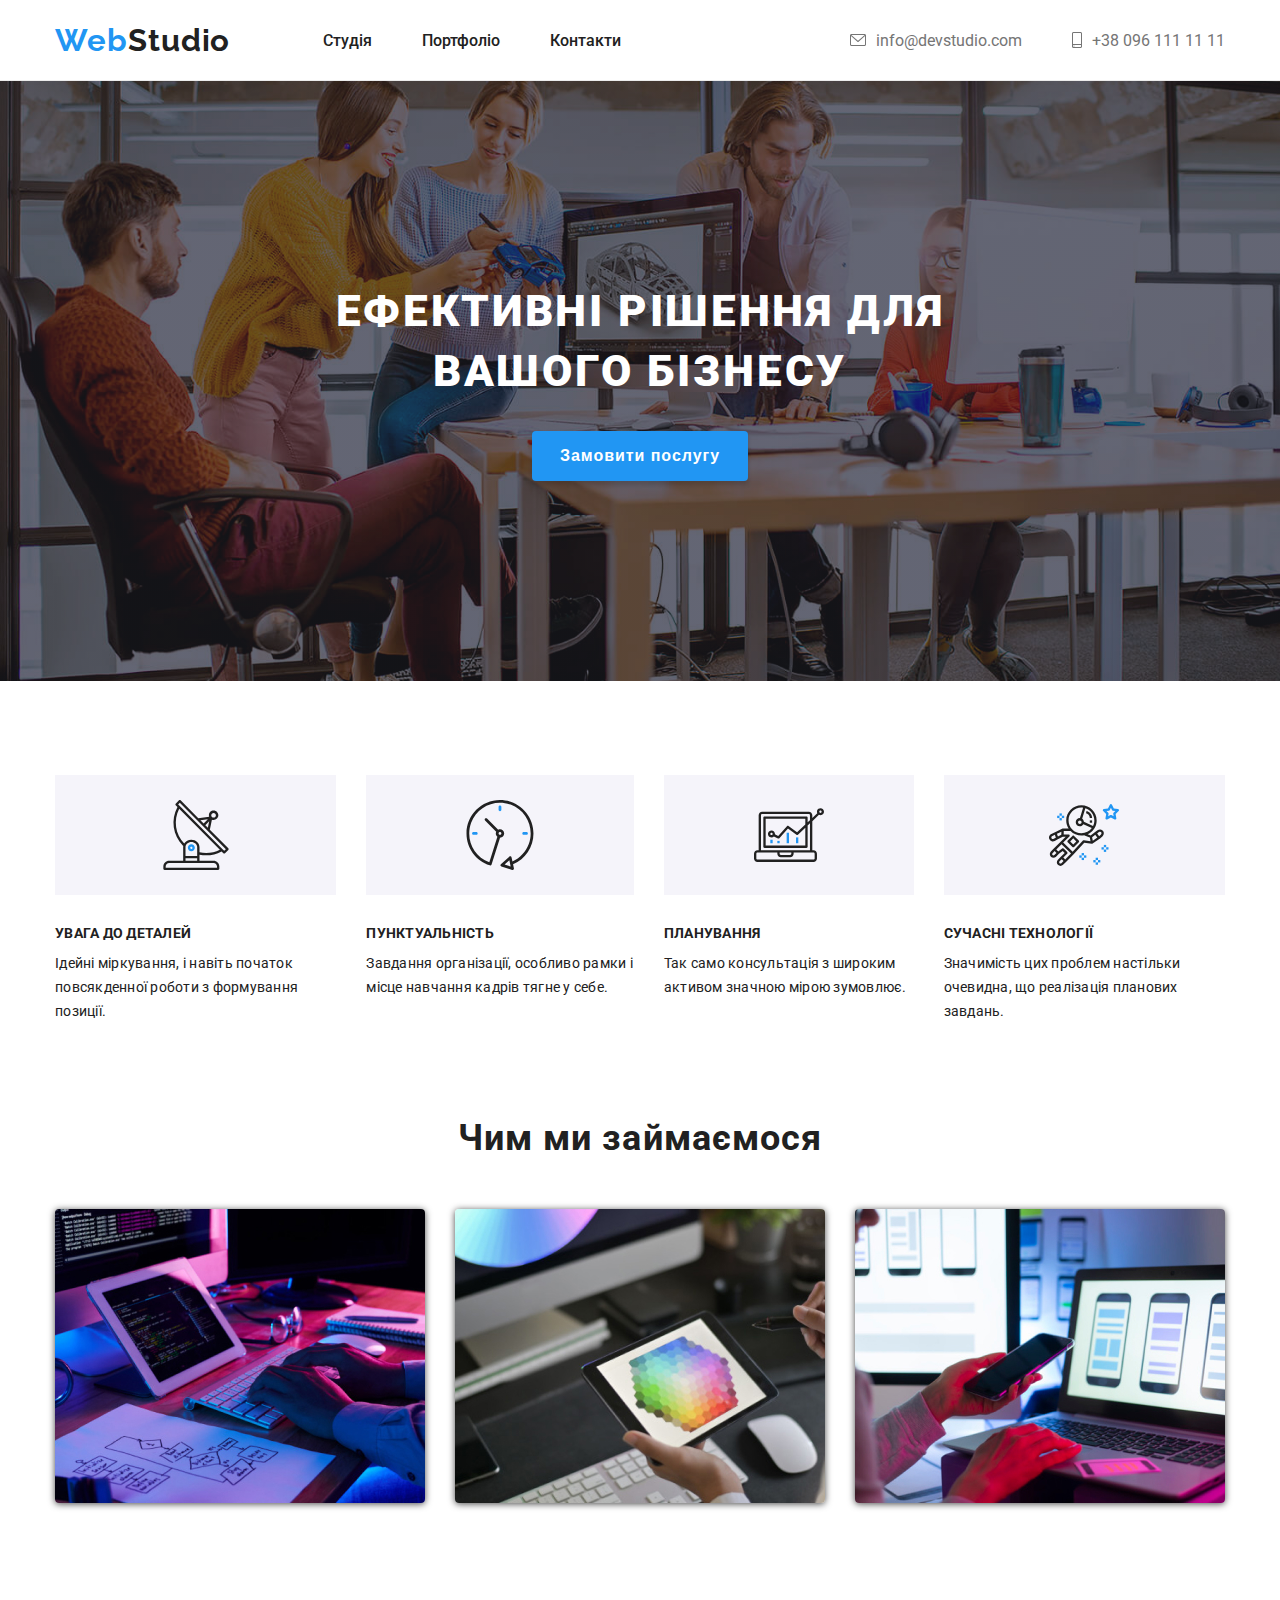
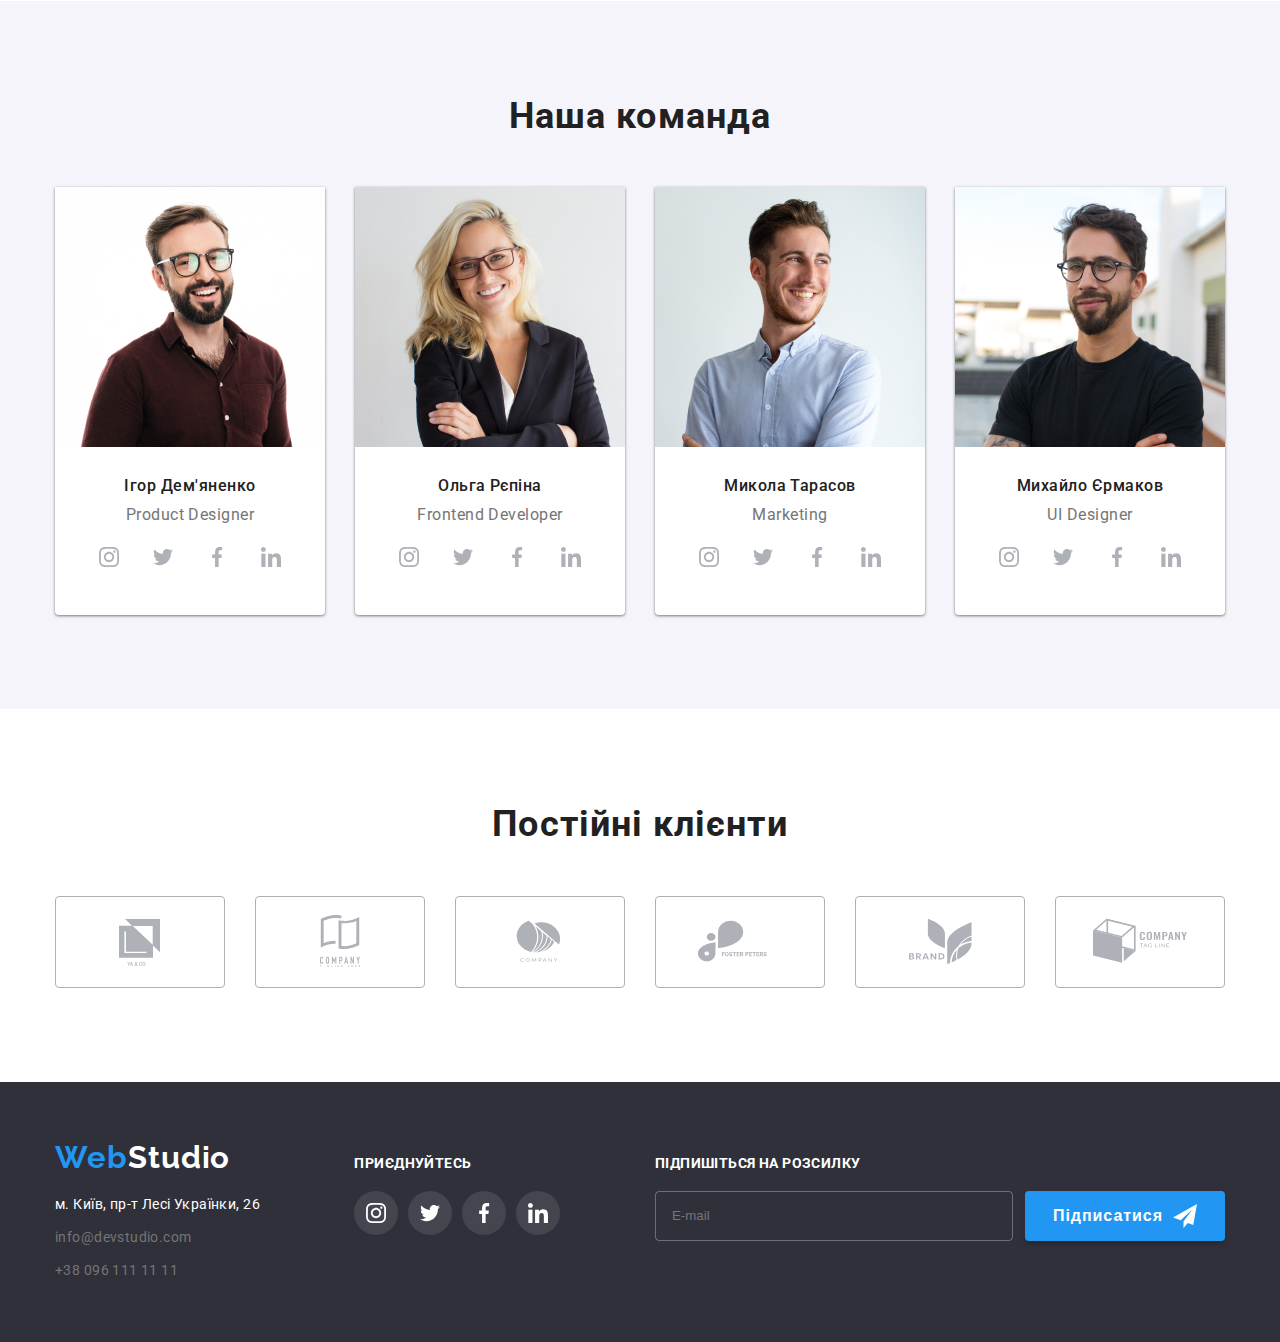
<file: index.html>
<!DOCTYPE html>
<html lang="en" class="page">
  <head>
    <meta charset="UTF-8" />
    <meta name="viewport" content="width=device-width, initial-scale=1.0" />
    <title>Homework 7</title>
    <link rel="preconnect" href="https://fonts.googleapis.com" />
    <link rel="preconnect" href="https://fonts.gstatic.com" crossorigin />
    <link
      href="https://fonts.googleapis.com/css2?family=Roboto:ital,wght@0,100;0,300;0,400;0,500;0,700;0,900;1,100;1,300;1,400;1,500;1,700;1,900&display=swap"
      rel="stylesheet"
    />
    <link
      href="https://fonts.googleapis.com/css2?family=Raleway:ital,wght@0,100..900;1,100..900&display=swap"
      rel="stylesheet"
    />
    <link rel="stylesheet" href="./css/main.css" />
  </head>
  <body class="page__body">
    <header class="header">
      <div class="container">
        <div class="header__content">
          <a href="./index.html" class="logo header__logo"
            ><span class="logo__web">Web</span
            ><span class="logo__studio-black">Studio</span></a
          >

          <nav class="nav">
            <ul class="nav__list">
              <li class="nav__item">
                <a href="./index.html" class="nav__link">Студія</a>
              </li>
              <li class="nav__item">
                <a href="./portfolio.html" class="nav__link">Портфоліо</a>
              </li>
              <li class="nav__item">
                <a href="#" class="nav__link">Контакти</a>
              </li>
            </ul>
          </nav>

          <div class="contacts header__contacts">
            <a href="mailto:info@devstudio.com" class="contacts__link">
              <svg class="contacts__icon contacts__icon--envelope">
                <use href="./images/svg/sprite.svg#envelope"></use>
              </svg>
              info@devstudio.com</a
            >
            <a href="tel:+380961111111" class="contacts__link">
              <svg class="contacts__icon contacts__icon--smartphone">
                <use href="./images/svg/sprite.svg#smartphone"></use>
              </svg>
              +38 096 111 11 11
            </a>
          </div>
        </div>
      </div>
    </header>

    <main class="main">
      <section class="banner">
        <h1 class="banner__title">Ефективні рішення для вашого бізнесу</h1>
        <button class="banner__button">Замовити послугу</button>
      </section>

      <section class="features">
        <div class="container">
          <ul class="features__list">
            <li class="features__item feature">
              <div class="feature__icon-container">
                <svg class="feature__icon">
                  <use href="./images/svg/sprite.svg#antenna"></use>
                </svg>
              </div>
              <h3 class="feature__title">УВАГА ДО ДЕТАЛЕЙ</h3>
              <p class="feature__text">
                Ідейні міркування, і навіть початок повсякденної роботи з
                формування позиції.
              </p>
            </li>
            <li class="features__item feature">
              <div class="feature__icon-container">
                <svg class="feature__icon">
                  <use href="./images/svg/sprite.svg#clock"></use>
                </svg>
              </div>
              <h3 class="feature__title">ПУНКТУАЛЬНІСТЬ</h3>
              <p class="feature__text">
                Завдання організації, особливо рамки і місце навчання кадрів
                тягне у себе.
              </p>
            </li>
            <li class="features__item feature">
              <div class="feature__icon-container">
                <svg class="feature__icon">
                  <use href="./images/svg/sprite.svg#diagram"></use>
                </svg>
              </div>
              <h3 class="feature__title">ПЛАНУВАННЯ</h3>
              <p class="feature__text">
                Так само консультація з широким активом значною мірою зумовлює.
              </p>
            </li>
            <li class="features__item feature">
              <div class="feature__icon-container">
                <svg class="feature__icon">
                  <use href="./images/svg/sprite.svg#astronaut"></use>
                </svg>
              </div>
              <h3 class="feature__title">СУЧАСНІ ТЕХНОЛОГІЇ</h3>
              <p class="feature__text">
                Значимість цих проблем настільки очевидна, що реалізація
                планових завдань.
              </p>
            </li>
          </ul>
        </div>
      </section>

      <section class="services">
        <div class="container">
          <h2 class="services__title">Чим ми займаємося</h2>
          <ul class="services__list">
            <li class="services__item">
              <img
                class="services__image"
                src="./images/services1.jpg"
                alt=""
              />
              <p class="services__legend">Десктопні додатки</p>
            </li>
            <li class="services__item">
              <img
                class="services__image"
                src="./images/services3.jpg"
                alt=""
              />
              <p class="services__legend">Мобільні додатки</p>
            </li>
            <li class="services__item">
              <img
                class="services__image"
                src="./images/services2.jpg"
                alt=""
              />
              <p class="services__legend">Дизайнерські рішення</p>
            </li>
          </ul>
        </div>
      </section>
      <section class="team">
        <div class="container">
          <h2 class="team__title">Наша команда</h2>
          <ul class="team__list">
            <li class="team__item person media">
              <img src="./images/team1.jpg" alt="" class="person__photo" />
              <div class="person__info">
                <h3 class="person__name">Ігор Дем'яненко</h3>
                <p class="person__position">Product Designer</p>
                <div class="person__social-icons social-icons">
                  <ul class="social-icons__list">
                    <li class="social-icons__item">
                      <a
                        href="https://www.instagram.com/"
                        class="social-icons__link"
                      >
                        <svg class="social-icons__icon">
                          <use href="./images/svg/sprite.svg#instagram"></use>
                        </svg>
                      </a>
                    </li>
                    <li class="social-icons__item">
                      <a href="https://www.x.com/" class="social-icons__link">
                        <svg class="social-icons__icon">
                          <use href="./images/svg/sprite.svg#twitter"></use>
                        </svg>
                      </a>
                    </li>
                    <li class="social-icons__item">
                      <a
                        href="https://www.facebook.com/"
                        class="social-icons__link"
                      >
                        <svg class="social-icons__icon">
                          <use href="./images/svg/sprite.svg#facebook"></use>
                        </svg>
                      </a>
                    </li>
                    <li class="social-icons__item">
                      <a
                        href="https://www.linkedin.com/"
                        class="social-icons__link"
                      >
                        <svg class="social-icons__icon">
                          <use href="./images/svg/sprite.svg#linkedin"></use>
                        </svg>
                      </a>
                    </li>
                  </ul>
                </div>
              </div>
            </li>
            <li class="team__item person">
              <img src="./images/team2.jpg" alt="" class="team__photo" />
              <div class="person__info">
                <h3 class="person__name">Ольга Рєпіна</h3>
                <p class="person__position">Frontend Developer</p>
                <div class="person__social-icons social-icons">
                  <ul class="social-icons__list">
                    <li class="social-icons__item">
                      <a
                        href="https://www.instagram.com/"
                        class="social-icons__link"
                      >
                        <svg class="social-icons__icon">
                          <use href="./images/svg/sprite.svg#instagram"></use>
                        </svg>
                      </a>
                    </li>
                    <li class="social-icons__item">
                      <a href="https://www.x.com/" class="social-icons__link">
                        <svg class="social-icons__icon">
                          <use href="./images/svg/sprite.svg#twitter"></use>
                        </svg>
                      </a>
                    </li>
                    <li class="social-icons__item">
                      <a
                        href="https://www.facebook.com/"
                        class="social-icons__link"
                      >
                        <svg class="social-icons__icon">
                          <use href="./images/svg/sprite.svg#facebook"></use>
                        </svg>
                      </a>
                    </li>
                    <li class="social-icons__item">
                      <a
                        href="https://www.linkedin.com/"
                        class="social-icons__link"
                      >
                        <svg class="social-icons__icon">
                          <use href="./images/svg/sprite.svg#linkedin"></use>
                        </svg>
                      </a>
                    </li>
                  </ul>
                </div>
              </div>
            </li>
            <li class="team__item person">
              <img src="./images/team3.jpg" alt="" class="team__photo" />
              <div class="person__info">
                <h3 class="person__name">Микола Тарасов</h3>
                <p class="person__position">Marketing</p>
                <div class="person__social-icons social-icons">
                  <ul class="social-icons__list">
                    <li class="social-icons__item">
                      <a
                        href="https://www.instagram.com/"
                        class="social-icons__link"
                      >
                        <svg class="social-icons__icon">
                          <use href="./images/svg/sprite.svg#instagram"></use>
                        </svg>
                      </a>
                    </li>
                    <li class="social-icons__item">
                      <a href="https://www.x.com/" class="social-icons__link">
                        <svg class="social-icons__icon">
                          <use href="./images/svg/sprite.svg#twitter"></use>
                        </svg>
                      </a>
                    </li>
                    <li class="social-icons__item">
                      <a
                        href="https://www.facebook.com/"
                        class="social-icons__link"
                      >
                        <svg class="social-icons__icon">
                          <use href="./images/svg/sprite.svg#facebook"></use>
                        </svg>
                      </a>
                    </li>
                    <li class="social-icons__item">
                      <a
                        href="https://www.linkedin.com/"
                        class="social-icons__link"
                      >
                        <svg class="social-icons__icon">
                          <use href="./images/svg/sprite.svg#linkedin"></use>
                        </svg>
                      </a>
                    </li>
                  </ul>
                </div>
              </div>
            </li>
            <li class="team__item person">
              <img src="./images/team4.jpg" alt="" class="team__photo" />
              <div class="person__info">
                <h3 class="person__name">Михайло Єрмаков</h3>
                <p class="person__position">UI Designer</p>
                <div class="person__social-icons social-icons">
                  <ul class="social-icons__list">
                    <li class="social-icons__item">
                      <a
                        href="https://www.instagram.com/"
                        class="social-icons__link"
                      >
                        <svg class="social-icons__icon">
                          <use href="./images/svg/sprite.svg#instagram"></use>
                        </svg>
                      </a>
                    </li>
                    <li class="social-icons__item">
                      <a href="https://www.x.com/" class="social-icons__link">
                        <svg class="social-icons__icon">
                          <use href="./images/svg/sprite.svg#twitter"></use>
                        </svg>
                      </a>
                    </li>
                    <li class="social-icons__item">
                      <a
                        href="https://www.facebook.com/"
                        class="social-icons__link"
                      >
                        <svg class="social-icons__icon">
                          <use href="./images/svg/sprite.svg#facebook"></use>
                        </svg>
                      </a>
                    </li>
                    <li class="social-icons__item">
                      <a
                        href="https://www.linkedin.com/"
                        class="social-icons__link"
                      >
                        <svg class="social-icons__icon">
                          <use href="./images/svg/sprite.svg#linkedin"></use>
                        </svg>
                      </a>
                    </li>
                  </ul>
                </div>
              </div>
            </li>
          </ul>
        </div>
      </section>

      <section class="clients">
        <div class="container">
          <h3 class="clients__title">Постійні клієнти</h3>
          <ul class="clients__list">
            <li class="clients__item">
              <a href="#" class="clients__link">
                <svg class="clients__icon">
                  <use href="./images/svg/sprite.svg#client1"></use>
                </svg>
              </a>
            </li>
            <li class="clients__item">
              <a href="#" class="clients__link">
                <svg class="clients__icon">
                  <use href="./images/svg/sprite.svg#client2"></use>
                </svg>
              </a>
            </li>
            <li class="clients__item">
              <a href="#" class="clients__link">
                <svg class="clients__icon">
                  <use href="./images/svg/sprite.svg#client3"></use>
                </svg>
              </a>
            </li>
            <li class="clients__item">
              <a href="#" class="clients__link">
                <svg class="clients__icon">
                  <use href="./images/svg/sprite.svg#client4"></use>
                </svg>
              </a>
            </li>
            <li class="clients__item">
              <a href="#" class="clients__link">
                <svg class="clients__icon">
                  <use href="./images/svg/sprite.svg#client5"></use>
                </svg>
              </a>
            </li>
            <li class="clients__item">
              <a href="#" class="clients__link">
                <svg class="clients__icon">
                  <use href="./images/svg/sprite.svg#client6"></use>
                </svg>
              </a>
            </li>
          </ul>
        </div>
      </section>

      <section class="modal">
        <div class="modal__background">
          <div class="modal__window">
            <h2 class="modal__title">Залиште свої дані, ми вам передзвонимо</h2>

            <form class="modal__form form">
              <label class="form__label">
                Ім'я
                <input
                  type="text"
                  class="form__input"
                  name="name"
                  autocomplete="off"
                />
                <svg class="form__input-icon">
                  <use href="./images/svg/sprite.svg#person"></use>
                </svg>
              </label>
              <label class="form__label">
                Телефон
                <input
                  type="text"
                  class="form__input"
                  name="phone"
                  autocomplete="off"
                />
                <svg class="form__input-icon">
                  <use href="./images/svg/sprite.svg#phone"></use>
                </svg>
              </label>
              <label class="form__label">
                Пошта
                <input
                  type="email"
                  class="form__input"
                  name="email"
                  autocomplete="off"
                />
                <svg class="form__input-icon">
                  <use href="./images/svg/sprite.svg#email"></use>
                </svg>
              </label>
              <label class="form__label form__label--textarea">
                Коментар
                <textarea
                  name="comment"
                  class="form__input form__input--textarea"
                  placeholder="Введіть текст"
                ></textarea>
              </label>
              <label class="form__label form__label--terms">
                <input type="checkbox" class="form__input--checkbox" />
                <span class="form__checkbox"></span>
                Погоджуюся з розсилкою та приймаю
                <a class="form__link" href="#">Умови договору</a>
              </label>
              <button type="submit" class="form__button">Відправити</button>
            </form>

            <button class="modal__close" type="button">
              <svg class="modal__close-icon">
                <use href="./images/svg/sprite.svg#icon-close"></use>
              </svg>
            </button>
          </div>
        </div>
      </section>
    </main>

    <footer class="footer">
      <div class="container">
        <div class="footer__content">
          <div class="footer__info">
            <a href="/" class="logo logo--white footer__logo">
              <span class="logo__web"> Web </span>

              Studio
            </a>
            <div class="contacts footer__contacts">
              <address class="contacts__address">
                <a
                  href="https://maps.app.goo.gl/mNNp9XAnkozu1ScX8"
                  class="contacts__link contacts__link--address"
                  target="_blank"
                  >м. Київ, пр-т Лесі Українки, 26</a
                >
              </address>

              <a href="mailto:info@devstudio.com" class="contacts__link">
                info@devstudio.com
              </a>
              <a href="tel:+380961111111" class="contacts__link">
                +38 096 111 11 11
              </a>
            </div>
          </div>

          <div class="footer__social">
            <div class="social-icons">
              <h3 class="social-icons__title">приєднуйтесь</h3>
              <ul class="social-icons__list">
                <li class="social-icons__item">
                  <a
                    href="https://www.instagram.com/"
                    class="social-icons__link social-icons__link--footer"
                  >
                    <svg class="social-icons__icon">
                      <use href="./images/svg/sprite.svg#instagram"></use>
                    </svg>
                  </a>
                </li>
                <li class="social-icons__item">
                  <a
                    href="https://www.x.com/"
                    class="social-icons__link social-icons__link--footer"
                  >
                    <svg class="social-icons__icon">
                      <use href="./images/svg/sprite.svg#twitter"></use>
                    </svg>
                  </a>
                </li>
                <li class="social-icons__item">
                  <a
                    href="https://www.facebook.com/"
                    class="social-icons__link social-icons__link--footer"
                  >
                    <svg class="social-icons__icon">
                      <use href="./images/svg/sprite.svg#facebook"></use>
                    </svg>
                  </a>
                </li>
                <li class="social-icons__item">
                  <a
                    href="https://www.linkedin.com/"
                    class="social-icons__link social-icons__link--footer"
                  >
                    <svg class="social-icons__icon">
                      <use href="./images/svg/sprite.svg#linkedin"></use>
                    </svg>
                  </a>
                </li>
              </ul>
            </div>
          </div>

          <div class="footer__subscribe subscribe">
            <h3 class="subscribe__title">Підпишіться на розсилку</h3>
            <form class="subscribe__form">
              <input
                type="email"
                class="subscribe__input"
                placeholder="E-mail"
              />
              <button class="subscribe__button">Підписатися</button>
            </form>
          </div>
        </div>
      </div>
    </footer>
    <script src="./js/modal.js"></script>
  </body>
</html>
</file>
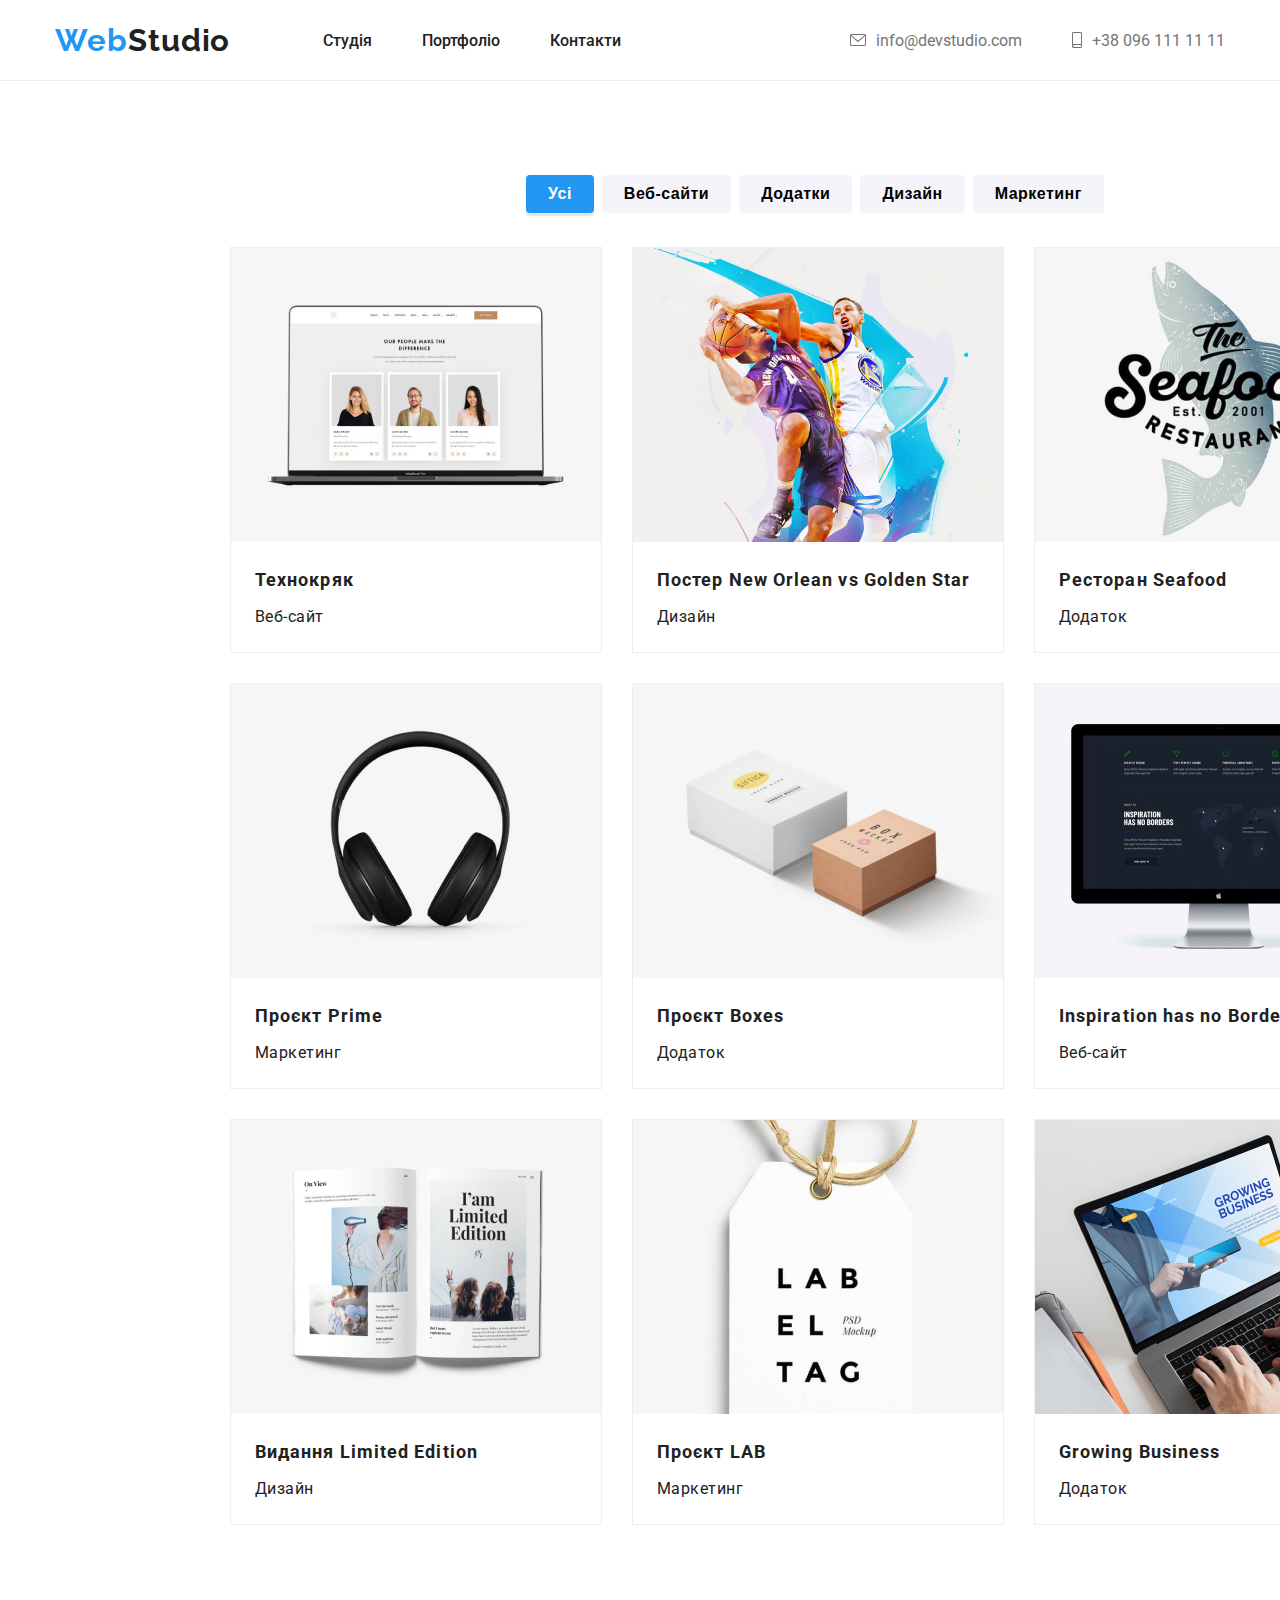
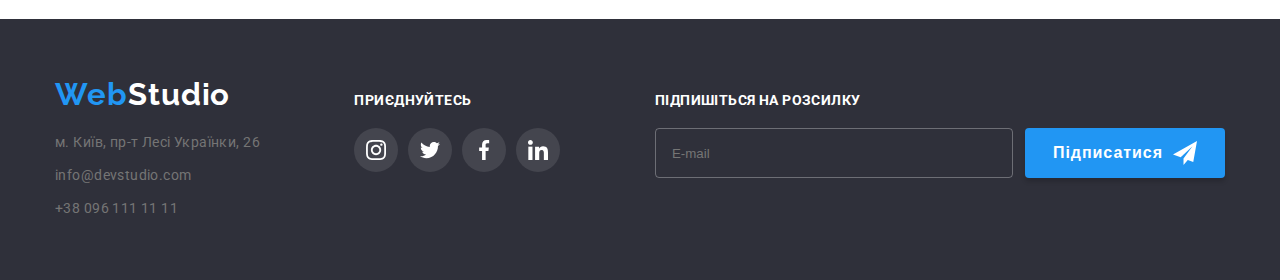
<file: portfolio.html>
<!DOCTYPE html>
<html lang="en" class="page">
  <head>
    <meta charset="UTF-8" />
    <meta name="viewport" content="width=device-width, initial-scale=1.0" />
    <title>Homework 7</title>
    <link rel="preconnect" href="https://fonts.googleapis.com" />
    <link rel="preconnect" href="https://fonts.gstatic.com" crossorigin />
    <link
      href="https://fonts.googleapis.com/css2?family=Roboto:ital,wght@0,100;0,300;0,400;0,500;0,700;0,900;1,100;1,300;1,400;1,500;1,700;1,900&display=swap"
      rel="stylesheet"
    />
    <link
      href="https://fonts.googleapis.com/css2?family=Raleway:ital,wght@0,100..900;1,100..900&display=swap"
      rel="stylesheet"
    />
    <link rel="stylesheet" href="./css/main.css" />
  </head>
  <body class="page__body">
    <header class="header">
      <div class="container">
        <div class="header__content">
          <a href="./index.html" class="logo header__logo"
            ><span class="logo__web">Web</span
            ><span class="logo__studio-black">Studio</span></a
          >

          <nav class="nav">
            <ul class="nav__list">
              <li class="nav__item">
                <a href="./index.html" class="nav__link">Студія</a>
              </li>
              <li class="nav__item">
                <a href="./portfolio.html" class="nav__link">Портфоліо</a>
              </li>
              <li class="nav__item">
                <a href="#" class="nav__link">Контакти</a>
              </li>
            </ul>
          </nav>

          <div class="contacts header__contacts">
            <a href="mailto:info@devstudio.com" class="contacts__link">
              <svg class="contacts__icon contacts__icon--envelope">
                <use href="./images/svg/sprite.svg#envelope"></use>
              </svg>
              info@devstudio.com</a
            >
            <a href="tel:+380961111111" class="contacts__link">
              <svg class="contacts__icon contacts__icon--smartphone">
                <use href="./images/svg/sprite.svg#smartphone"></use>
              </svg>
              +38 096 111 11 11
            </a>
          </div>
        </div>
      </div>
    </header>

    <main class="main">
      <section class="portfolio">
        <div class="container">
          <ul class="portfolio__filters filters">
            <li class="filters__item filter filter--active">
              <button class="filter__button">Усі</button>
            </li>
            <li class="filters__item filter">
              <button class="filter__button">Веб-сайти</button>
            </li>
            <li class="filters__item filter">
              <button class="filter__button">Додатки</button>
            </li>
            <li class="filters__item filter">
              <button class="filter__button">Дизайн</button>
            </li>
            <li class="filters__item filter">
              <button class="filter__button">Маркетинг</button>
            </li>
          </ul>

          <ul class="portfolio__projects projects">
            <li class="projects__item project">
              <div class="project__image-container">
                <img
                  src="./images/portfolio/project--1.jpg"
                  alt=""
                  class="project__image"
                />
                <p class="project__description">
                  Ресурс пропонує комплексні пропозиції з різним рівнем
                  функціоналу та сервісів. Все це дозволить відвідувачу отримати
                  вичерпні відомості про компанію чи приватну особу.
                </p>
              </div>
              <div class="project__content">
                <h3 class="project__title">Технокряк</h3>
                <p class="project__type">Веб-сайт</p>
              </div>
            </li>
            <li class="projects__item project">
              <div class="project__image-container">
                <img
                  src="./images/portfolio/project--2.jpg"
                  alt=""
                  class="project__image"
                />
                <p class="project__description">
                  Ресурс пропонує комплексні пропозиції з різним рівнем
                  функціоналу та сервісів. Все це дозволить відвідувачу отримати
                  вичерпні відомості про компанію чи приватну особу.
                </p>
              </div>
              <div class="project__content">
                <h3 class="project__title">Постер New Orlean vs Golden Star</h3>
                <p class="project__type">Дизайн</p>
              </div>
            </li>
            <li class="projects__item project">
              <div class="project__image-container">
                <img
                  src="./images/portfolio/project--3.jpg"
                  alt=""
                  class="project__image"
                />
                <p class="project__description">
                  Ресурс пропонує комплексні пропозиції з різним рівнем
                  функціоналу та сервісів. Все це дозволить відвідувачу отримати
                  вичерпні відомості про компанію чи приватну особу.
                </p>
              </div>
              <div class="project__content">
                <h3 class="project__title">Ресторан Seafood</h3>
                <p class="project__type">Додаток</p>
              </div>
            </li>
            <li class="projects__item project">
              <div class="project__image-container">
                <img
                  src="./images/portfolio/project--4.jpg"
                  alt=""
                  class="project__image"
                />
                <p class="project__description">
                  Ресурс пропонує комплексні пропозиції з різним рівнем
                  функціоналу та сервісів. Все це дозволить відвідувачу отримати
                  вичерпні відомості про компанію чи приватну особу.
                </p>
              </div>
              <div class="project__content">
                <h3 class="project__title">Проєкт Prime</h3>
                <p class="project__type">Маркетинг</p>
              </div>
            </li>
            <li class="projects__item project">
              <div class="project__image-container">
                <img
                  src="./images/portfolio/project--5.jpg"
                  alt=""
                  class="project__image"
                />
                <p class="project__description">
                  Ресурс пропонує комплексні пропозиції з різним рівнем
                  функціоналу та сервісів. Все це дозволить відвідувачу отримати
                  вичерпні відомості про компанію чи приватну особу.
                </p>
              </div>
              <div class="project__content">
                <h3 class="project__title">Проєкт Boxes</h3>
                <p class="project__type">Додаток</p>
              </div>
            </li>
            <li class="projects__item project">
              <div class="project__image-container">
                <img
                  src="./images/portfolio/project--6.jpg"
                  alt=""
                  class="project__image"
                />
                <p class="project__description">
                  Ресурс пропонує комплексні пропозиції з різним рівнем
                  функціоналу та сервісів. Все це дозволить відвідувачу отримати
                  вичерпні відомості про компанію чи приватну особу.
                </p>
              </div>
              <div class="project__content">
                <h3 class="project__title">Inspiration has no Borders</h3>
                <p class="project__type">Веб-сайт</p>
              </div>
            </li>
            <li class="projects__item project">
              <div class="project__image-container">
                <img
                  src="./images/portfolio/project--7.jpg"
                  alt=""
                  class="project__image"
                />
                <p class="project__description">
                  Ресурс пропонує комплексні пропозиції з різним рівнем
                  функціоналу та сервісів. Все це дозволить відвідувачу отримати
                  вичерпні відомості про компанію чи приватну особу.
                </p>
              </div>
              <div class="project__content">
                <h3 class="project__title">Видання Limited Edition</h3>
                <p class="project__type">Дизайн</p>
              </div>
            </li>
            <li class="projects__item project">
              <div class="project__image-container">
                <img
                  src="./images/portfolio/project--8.jpg"
                  alt=""
                  class="project__image"
                />
                <p class="project__description">
                  Ресурс пропонує комплексні пропозиції з різним рівнем
                  функціоналу та сервісів. Все це дозволить відвідувачу отримати
                  вичерпні відомості про компанію чи приватну особу.
                </p>
              </div>
              <div class="project__content">
                <h3 class="project__title">Проєкт LAB</h3>
                <p class="project__type">Маркетинг</p>
              </div>
            </li>
            <li class="projects__item project">
              <div class="project__image-container">
                <img
                  src="./images/portfolio/project--9.jpg"
                  alt=""
                  class="project__image"
                />
                <p class="project__description">
                  Ресурс пропонує комплексні пропозиції з різним рівнем
                  функціоналу та сервісів. Все це дозволить відвідувачу отримати
                  вичерпні відомості про компанію чи приватну особу.
                </p>
              </div>
              <div class="project__content">
                <h3 class="project__title">Growing Business</h3>
                <p class="project__type">Додаток</p>
              </div>
            </li>
          </ul>
        </div>
      </section>
    </main>

    <footer class="footer">
      <div class="container">
        <div class="footer__content">
          <div class="footer__info">
            <a href="/" class="logo logo--white footer__logo">
              <span class="logo__web"> Web </span>

              Studio
            </a>
            <div class="contacts footer__contacts">
              <address class="contacts__address">
                <a
                  href="https://maps.app.goo.gl/mNNp9XAnkozu1ScX8"
                  class="contacts__link"
                  target="_blank"
                  >м. Київ, пр-т Лесі Українки, 26</a
                >
              </address>

              <a href="mailto:info@devstudio.com" class="contacts__link"
                >info@devstudio.com</a
              >
              <a href="tel:+380961111111" class="contacts__link"
                >+38 096 111 11 11</a
              >
            </div>
          </div>

          <div class="footer__social">
            <div class="social-icons">
              <h3 class="social-icons__title">приєднуйтесь</h3>
              <ul class="social-icons__list">
                <li class="social-icons__item">
                  <a
                    href="https://www.instagram.com/"
                    class="social-icons__link social-icons__link--footer"
                  >
                    <svg class="social-icons__icon">
                      <use href="./images/svg/sprite.svg#instagram"></use>
                    </svg>
                  </a>
                </li>
                <li class="social-icons__item">
                  <a
                    href="https://www.x.com/"
                    class="social-icons__link social-icons__link--footer"
                  >
                    <svg class="social-icons__icon">
                      <use href="./images/svg/sprite.svg#twitter"></use>
                    </svg>
                  </a>
                </li>
                <li class="social-icons__item">
                  <a
                    href="https://www.facebook.com/"
                    class="social-icons__link social-icons__link--footer"
                  >
                    <svg class="social-icons__icon">
                      <use href="./images/svg/sprite.svg#facebook"></use>
                    </svg>
                  </a>
                </li>
                <li class="social-icons__item">
                  <a
                    href="https://www.linkedin.com/"
                    class="social-icons__link social-icons__link--footer"
                  >
                    <svg class="social-icons__icon">
                      <use href="./images/svg/sprite.svg#linkedin"></use>
                    </svg>
                  </a>
                </li>
              </ul>
            </div>
          </div>

          <div class="footer__subscribe subscribe">
            <h3 class="subscribe__title">Підпишіться на розсилку</h3>
            <form class="subscribe__form">
              <input
                type="email"
                class="subscribe__input"
                placeholder="E-mail"
              />
              <button class="subscribe__button">Підписатися</button>
            </form>
          </div>
        </div>
      </div>
    </footer>
  </body>
</html>
</file>
<file: css/main.css>
* {
  box-sizing: border-box;
}

body,
h1,
h2,
h3,
h4,
p,
ul,
ol {
  margin: 0;
  padding: 0;
}

a {
  color: inherit;
  text-decoration: none;
}

.page {
  font-family: "Roboto", sans-serif;
  color: #212121;
}
.page:has(.modal--is-open) {
  padding-right: 17px;
  overflow: hidden;
}

.container {
  margin: 0 auto;
  max-width: 1200px;
  padding: 0 15px;
}

.header {
  border-bottom: solid 1px;
  border-color: #ececec;
}
.header__content {
  height: 80px;
  display: flex;
}
.header__logo {
  margin-right: 93px;
}
.header__contacts {
  margin-left: auto;
  gap: 50px;
}

.logo {
  padding: 0;
  display: flex;
  align-items: center;
  width: fit-content;
  font-family: Raleway;
  line-height: 30.52px;
  font-size: 31px;
  font-weight: 700;
  letter-spacing: 0.03em;
}
.logo__web {
  color: #2196f3;
}
.logo--white {
  color: #fff;
}

.nav {
  display: flex;
}
.nav__list {
  margin: 0;
  padding: 0;
  display: flex;
  list-style: none;
  gap: 50px;
  color: #212121;
  font-weight: 500;
}
.nav__item {
  display: flex;
}
.nav__link {
  display: flex;
  align-items: center;
  transition: color 0.3s;
}
.nav__link:hover, .nav__link:focus {
  color: #2196f3;
}

.contacts {
  padding: 0;
  display: flex;
}
.contacts__link {
  display: flex;
  align-items: center;
  gap: 10px;
  transition: color 0.3s;
  color: #757575;
}
.contacts__link--address {
  color: #fff;
}
.contacts__link:hover {
  color: #2196f3;
}
.contacts__icon {
  color: inherit;
}
.contacts__icon--envelope {
  height: 12px;
  width: 16px;
}
.contacts__icon--smartphone {
  height: 16px;
  width: 10px;
}
.contacts__address {
  font-style: normal;
}

.footer {
  padding-top: 60px;
  padding-bottom: 60px;
  background-color: #2f303a;
}

.footer__content {
  display: flex;
  align-items: baseline;
  justify-content: space-between;
}

.footer__logo {
  margin: 0 0 20px;
}

.footer__contacts {
  display: flex;
  flex-direction: column;
  gap: 9px;
  font-size: 14px;
  font-weight: 400;
  line-height: 24px;
  letter-spacing: 0.03em;
}

.subscribe__title {
  margin: 0 0 20px;
  font-size: 14px;
  font-weight: 700;
  line-height: 16.41px;
  letter-spacing: 0.03em;
  text-transform: uppercase;
  text-align: left;
  color: #fff;
}

.subscribe__input {
  padding: 16px;
  width: 358px;
  height: 50px;
  border-radius: 4px;
  border: 1px solid rgba(255, 255, 255, 0.3019607843);
  background-color: transparent;
  outline: none;
  color: #ffffff;
}

.subscribe__form {
  display: flex;
  gap: 12px;
}

.subscribe__button {
  padding: 0 28px;
  display: flex;
  justify-content: center;
  align-items: center;
  gap: 10px;
  height: 50px;
  font-size: 16px;
  font-weight: 700;
  line-height: 30px;
  letter-spacing: 0.06em;
  border: none;
  border-radius: 4px;
  background-color: #2196f3;
  color: #fff;
  box-shadow: 0px 4px 4px 0px rgba(0, 0, 0, 0.1490196078);
}

.subscribe__button::after {
  content: "";
  height: 24px;
  width: 24px;
  display: block;
  background-image: url("../../images/svg/subscribeSend.svg");
  background-repeat: no-repeat;
  background-size: contain;
  background-position: center;
}

.form {
  display: flex;
  flex-direction: column;
  align-items: center;
  width: 100%;
}

.form__label {
  margin: 0 0 10px;
  display: flex;
  flex-direction: column;
  gap: 4px;
  width: 100%;
  position: relative;
  font-size: 12px;
  font-weight: 400;
  line-height: 14.06px;
  letter-spacing: 0.01em;
}

.form__label--textarea {
  margin: 0 0 20px;
}

.form__label--terms {
  margin: 0 0 30px;
  flex-direction: row;
  justify-content: center;
  align-items: center;
}

.form__input {
  padding: 12px;
  padding-left: 42px;
  width: 100%;
  height: 40px;
  border-radius: 4px;
  border: 1px solid rgba(33, 33, 33, 0.2);
  outline: none;
  transition: all 250ms;
}

.form__input--textarea {
  padding: 12px 16px;
  height: 120px;
  font-size: 12px;
  font-weight: 400;
  line-height: 14.06px;
  letter-spacing: 0.01em;
  text-align: left;
  resize: none;
}

.form__input--textarea::placeholder {
  font-family: Roboto;
  font-size: 12px;
  font-weight: 400;
  line-height: 14.06px;
  letter-spacing: 0.01em;
  text-align: left;
}

.form__input:focus,
.form__input:hover {
  border-color: #2196f3;
}

.form__input:hover + .form__input-icon,
.form__input:focus + .form__input-icon {
  color: #2196f3;
}

.form__input-icon {
  position: absolute;
  left: 12px;
  bottom: 11px;
  height: 18px;
  width: 18px;
}

.form__checkbox {
  display: block;
  height: 16px;
  width: 16px;
  background-image: url("../../images/svg/checkbox.svg");
  background-repeat: no-repeat;
  background-size: contain;
  background-position: center;
}

.form__input--checkbox {
  position: absolute;
  width: 1px;
  height: 1px;
  margin: -1px;
  border: 0;
  padding: 0;
  white-space: nowrap;
  clip-path: inset(100%);
  clip: rect(0 0 0 0);
  overflow: hidden;
}

.form__input--checkbox:checked + .form__checkbox {
  background-image: url("../../images/svg/checkbox--checked.svg");
}

.form__link {
  color: #2196f3;
  text-decoration: underline;
}

.form__button {
  padding: 0 52px;
  display: flex;
  justify-content: center;
  align-items: center;
  height: 50px;
  font-size: 16px;
  font-weight: 700;
  line-height: 30px;
  letter-spacing: 0.06em;
  border: none;
  border-radius: 4px;
  background-color: #2196f3;
  color: #fff;
  box-shadow: 0px 4px 4px 0px rgba(0, 0, 0, 0.1490196078);
}

.banner {
  margin: 0 auto;
  display: flex;
  flex-direction: column;
  justify-content: center;
  align-items: center;
  gap: 30px;
  height: 600px;
  max-width: 1600px;
  background: linear-gradient(0deg, rgba(47, 48, 58, 0.4) 0%, rgba(47, 48, 58, 0.4) 100%), url("../images/banner--bg.jpg"), #2f303a;
  background-repeat: no-repeat;
  background-size: cover;
  background-position: center, top -160px center, center;
}
.banner__title {
  margin: 0;
  width: 696px;
  font-weight: 900;
  font-size: 44px;
  text-align: center;
  line-height: 60px;
  letter-spacing: 0.06em;
  text-transform: uppercase;
  color: #fff;
}
.banner__button {
  margin: 0;
  padding: 0;
  width: 216px;
  height: 50px;
  font-size: 16px;
  font-weight: 700;
  line-height: 30px;
  letter-spacing: 0.06em;
  border: none;
  border-radius: 4px;
  background-color: #2196f3;
  color: #fff;
  box-shadow: 0px 4px 4px 0px rgba(0, 0, 0, 0.1490196078);
  cursor: pointer;
}

.features {
  padding: 94px 0;
}
.features__list {
  margin: 0;
  padding: 0;
  display: flex;
  gap: 30px;
  justify-content: space-between;
  list-style: none;
}
.features__item {
  text-align: left;
}

.feature__title {
  margin: 0;
  height: 16px;
  font-size: 14px;
  font-weight: 700;
  letter-spacing: 0.25px;
}
.feature__icon-container {
  margin-bottom: 30px;
  padding: 25px 0;
  display: flex;
  justify-content: center;
  align-items: center;
  background-color: #f5f4fa;
}
.feature__icon {
  height: 70px;
  width: 70px;
}
.feature__text {
  margin-top: 10px;
  margin-bottom: 0;
  height: 72px;
  font-size: 14px;
  line-height: 24px;
  letter-spacing: 0.25px;
}

.services {
  padding-bottom: 94px;
}
.services__list {
  margin-top: 50px;
  display: flex;
  gap: 30px;
  list-style: none;
}
.services__image {
  border-radius: 4px;
  box-shadow: 0px 1px 7px 0px rgba(0, 0, 0, 0.7176470588);
}
.services__item {
  position: relative;
  transition: transform 0.2s ease-in-out;
}
.services__item:hover {
  transform: scale(1.1);
}
.services__item:hover .services__legend {
  opacity: 1;
}
.services__title {
  font-size: 36px;
  font-weight: 700;
  line-height: 42.19px;
  letter-spacing: 0.03em;
  text-align: center;
}
.services__legend {
  position: absolute;
  bottom: 0;
  left: 0;
  right: 0;
  display: flex;
  justify-content: center;
  align-items: center;
  height: 70px;
  background-color: rgba(47, 48, 58, 0.8);
  color: #fff;
  text-transform: uppercase;
  opacity: 0;
  transition: opacity 0.2s;
}

.team {
  padding: 94px 0;
  background-color: #f5f4fa;
}
.team__title {
  font-size: 36px;
  font-weight: 700;
  line-height: 42.19px;
  letter-spacing: 0.03em;
  text-align: center;
}
.team__list {
  margin-top: 50px;
  display: flex;
  list-style: none;
  gap: 30px;
}
.team__item {
  height: 428px;
  border-radius: 0px 0px 4px 4px;
  background-color: #fff;
  box-shadow: 0px 2px 1px 0px rgba(0, 0, 0, 0.2);
  box-shadow: 0px 1px 1px 0px rgba(0, 0, 0, 0.1411764706);
  box-shadow: 0px 1px 3px 0px rgba(0, 0, 0, 0.5215686275);
}

.media svg {
  display: block;
}

.social-icons__title {
  margin: 0 0 20px;
  font-size: 14px;
  font-weight: 700;
  line-height: 16.41px;
  letter-spacing: 0.03em;
  text-transform: uppercase;
  text-align: left;
  color: #fff;
}

.social-icons__list {
  display: flex;
  gap: 10px;
  list-style: none;
}

.social-icons__link {
  display: flex;
  justify-content: center;
  align-items: center;
  height: 44px;
  width: 44px;
  border-radius: 50%;
  background-color: #fff;
  color: #afb1b8;
  transition: color 0.3s, background-color 0.3s;
}

.social-icons__link--footer {
  color: #fff;
  background-color: rgba(255, 255, 255, 0.1019607843);
}

.social-icons__link:hover {
  color: white;
  background-color: #2196f3;
}

.social-icons__icon {
  height: 20px;
  width: 20px;
  color: inherit;
}

.person {
  transform: scale(1);
  transition: transform 300ms;
}
.person:hover {
  transform: scale(1.1);
}
.person__info {
  padding: 30px 0;
  display: flex;
  gap: 10px;
  flex-direction: column;
  align-items: center;
}
.person__name {
  font-size: 16px;
  font-weight: 500;
  line-height: 18.75px;
  letter-spacing: 0.03em;
}
.person img {
  display: block;
}
.person__position {
  font-size: 16px;
  font-weight: 400;
  line-height: 18.75px;
  letter-spacing: 0.03em;
  color: #757575;
}
.person__social {
  margin: 0 auto;
}

.modal {
  display: none;
  position: fixed;
  top: 0;
  left: 0;
  height: 100vh;
  width: 100vw;
}
.modal--is-open {
  display: block;
}
.modal__background {
  height: 100%;
  width: 100%;
  background-color: rgba(0, 0, 0, 0.2);
}
.modal__window {
  padding: 40px;
  position: absolute;
  background-color: #fff;
  top: 50%;
  left: 50%;
  width: 528px;
  height: 580px;
  border-radius: 4px;
  transform: translate(-50%, -50%);
}
.modal__title {
  margin: 0 0 12px;
  font-size: 20px;
  font-weight: 700;
  line-height: 23.44px;
  letter-spacing: 0.03em;
  text-align: center;
}
.modal__close {
  position: absolute;
  top: 8px;
  right: 8px;
  display: flex;
  justify-content: center;
  align-items: center;
  height: 30px;
  width: 30px;
  border-radius: 50%;
  background-color: #fff;
  border: 1px solid rgba(0, 0, 0, 0.1019607843);
  cursor: pointer;
}

.project {
  border: 1px solid #eeeeee;
}
.project:hover .project__description {
  transform: translateY(0%);
}
.project__content {
  padding: 20px 24px;
  background-color: #fff;
}
.project__item {
  border: solid #eeeeee 1px;
}
.project__image-container {
  position: relative;
  height: 294px;
  display: flex;
  overflow: hidden;
}
.project__image {
  height: 100%;
}
.project__description {
  padding: 24px;
  position: absolute;
  top: 0;
  width: 100%;
  height: 100%;
  display: flex;
  justify-content: center;
  align-items: center;
  background-color: rgba(33, 150, 243, 0.8980392157);
  color: #fff;
  font-size: 18px;
  font-weight: 400;
  line-height: 28px;
  letter-spacing: 0.03em;
  text-align: left;
  transform: translateY(100%);
  transition: transform 250ms cubic-bezier(0.4, 0, 0.2, 1);
}
.project__title {
  margin: 0 0 4px;
  font-size: 18px;
  font-weight: 700;
  line-height: 36px;
  letter-spacing: 0.06em;
}
.project__type {
  margin: 0;
  font-size: 16px;
  font-weight: 400;
  line-height: 30px;
  letter-spacing: 0.03em;
}

.projects {
  padding: 0;
  display: grid;
  grid-template-columns: 1fr 1fr 1fr;
  gap: 30px;
  list-style: none;
  width: 100%;
}

.clients {
  padding: 94px 0;
}
.clients__title {
  font-size: 36px;
  font-weight: 700;
  line-height: 42.19px;
  letter-spacing: 0.03em;
  text-align: center;
}
.clients__list {
  padding: 0;
  margin: 50px 0 0;
  display: flex;
  gap: 30px;
  list-style: none;
}
.clients__link {
  display: flex;
  align-items: center;
  justify-content: center;
  width: 170px;
  height: 92px;
  color: #afb1b8;
  border: 1px solid #afb1b8;
  border-radius: 4px;
  transition: color 250ms linear, border-color 250ms linear;
}
.clients__icon {
  width: 106px;
  height: 60px;
  color: inherit;
}
.clients__link:hover {
  color: #2196f3;
  border-color: #2196f3;
}

.portfolio {
  margin: 94px 215px;
  display: flex;
  flex-direction: column;
  align-items: center;
}
.portfolio__filters {
  margin: 0 auto 34px;
}

.filters {
  padding: 0;
  width: fit-content;
  display: flex;
  gap: 8px;
  list-style: none;
}

.filter--active .filter__button {
  color: #fff;
  background-color: #2196f3;
  box-shadow: 0px 3px 1px 0px rgba(0, 0, 0, 0.1019607843);
}

.filter__button {
  padding: 6px 22px;
  font-size: 16px;
  font-weight: 600;
  line-height: 26px;
  letter-spacing: 0.03em;
  background-color: #f5f4fa;
  border-radius: 4px;
  border: none;
  transition: all 0.3s;
  cursor: pointer;
}

.filter__button:focus,
.filter__button:hover {
  background-color: #2196f3;
  color: #fff;
}

/*# sourceMappingURL=main.css.map */
</file>
